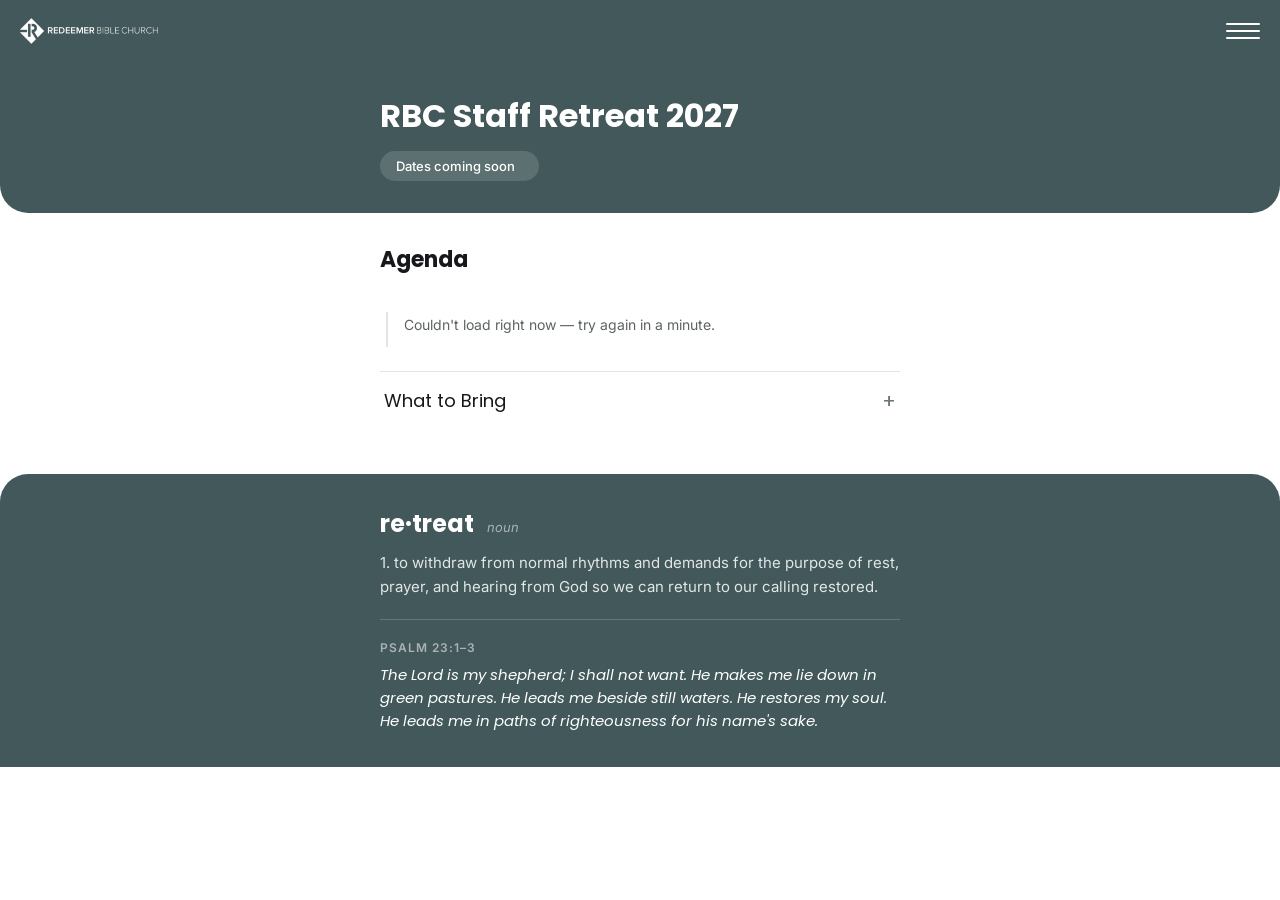
<file: index.html>
<!DOCTYPE html>
<html lang="en">
<head>
<meta charset="UTF-8">
<meta name="viewport" content="width=device-width, initial-scale=1, viewport-fit=cover">
<title>RBC Staff Retreat</title>
<meta name="theme-color" content="#3F4E4A">
<meta name="apple-mobile-web-app-capable" content="yes">
<meta name="apple-mobile-web-app-status-bar-style" content="black-translucent">
<link rel="preconnect" href="https://fonts.googleapis.com">
<link rel="preconnect" href="https://fonts.gstatic.com" crossorigin>
<link href="https://fonts.googleapis.com/css2?family=Poppins:wght@500;600;700&family=Inter:wght@400;500;600;700&display=swap" rel="stylesheet">
<link rel="stylesheet" href="style.css">
</head>
<body>

<header class="topbar">
  <img class="topbar__logo" src="logo.png" alt="Redeemer Bible Church">
  <button class="menu-btn" id="menuBtn" aria-label="Open menu" aria-expanded="false">
    <span></span><span></span><span></span>
  </button>
</header>

<nav class="navsheet" id="navSheet" aria-hidden="true">
  <ul>
    <li><a href="#home" data-view="home">Home</a></li>
    <li><a href="#worship" data-view="worship">Worship</a></li>
    <li><a href="#cup" data-view="cup">Redeemer Cup</a></li>
  </ul>
</nav>
<div class="scrim" id="scrim"></div>

<main id="app">

  <!-- HOME -->
  <section class="view" id="view-home">
    <div class="hero">
      <div class="hero__text">
        <h1 class="hero__title" id="retreatTitle">RBC Staff Retreat 2027</h1>
        <div class="hero__meta">
          <span id="retreatDates">Dates coming soon</span>
          <span class="hero__meta-dot" id="retreatMetaDot" hidden>•</span>
          <span id="retreatLocation"></span>
        </div>
      </div>
    </div>

    <h2 class="section-title">Agenda</h2>

    <div class="daytabs" id="dayTabs" role="tablist"></div>
    <div class="timeline" id="agendaList"></div>

    <div class="speakers" id="speakersList"></div>

    <button class="accordion-trigger" id="packingToggle" aria-expanded="false">
      <span>What to Bring</span>
      <span class="accordion-trigger__icon">+</span>
    </button>
    <div class="accordion-body" id="packingBody" hidden></div>

  </section>

  <!-- WORSHIP -->
  <section class="view" id="view-worship" hidden>
    <h2 class="section-title section-title--top">Worship</h2>
    <p class="section-hint">Tap a song to see the lyrics.</p>
    <div id="worshipList"></div>
  </section>

  <!-- REDEEMER CUP -->
  <section class="view" id="view-cup" hidden>
    <h2 class="section-title section-title--top">Redeemer Cup</h2>
    <p class="section-hint" id="cupStatus">Loading standings…</p>

    <div id="cupFormLink"></div>

    <div class="cup-board" id="overallBoard"></div>
    <p class="tiebreak-note" id="tiebreakNote" hidden></p>

    <h3 class="section-subtitle">Events</h3>
    <div id="eventsList"></div>

    <h3 class="section-subtitle">Roster</h3>
    <div id="rosterList"></div>

    <h3 class="section-subtitle">Past Winners</h3>
    <div id="historyList"></div>
  </section>

</main>

<footer class="site-footer">
  <div class="footer-inner">
    <p class="footer-word">re·treat <span class="footer-pos">noun</span></p>
    <p class="footer-def">1. to withdraw from normal rhythms and demands for the purpose of rest, prayer, and hearing from God so we can return to our calling restored.</p>

    <hr class="footer-divider">

    <p class="footer-verse-ref">Psalm 23:1–3</p>
    <p class="footer-verse-text">The Lord is my shepherd; I shall not want. He makes me lie down in green pastures. He leads me beside still waters. He restores my soul. He leads me in paths of righteousness for his name's sake.</p>
  </div>
</footer>

<script src="data.js"></script>
<script src="cup.js"></script>
<script src="app.js"></script>
</body>
</html>
</file>
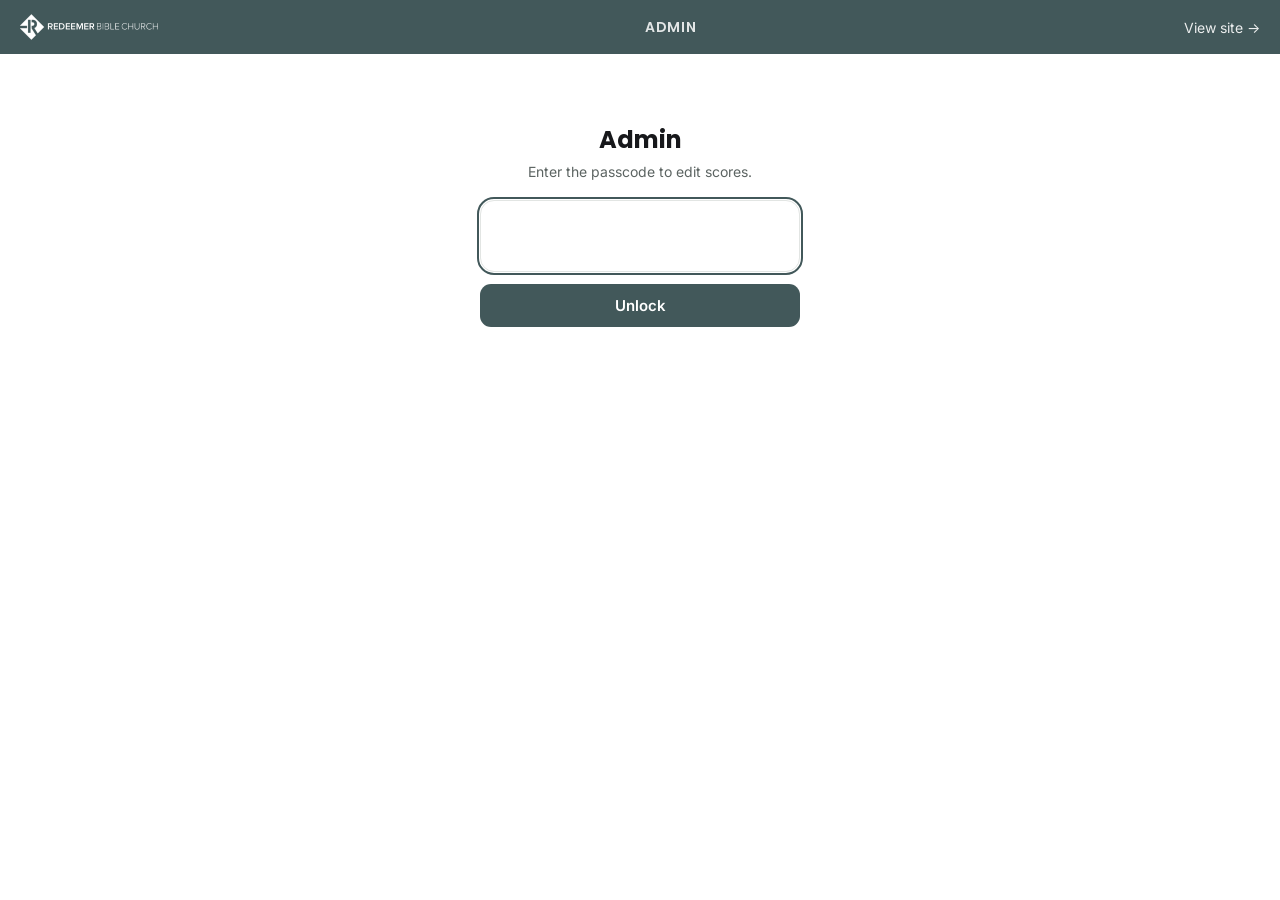
<file: admin/index.html>
<!DOCTYPE html>
<html lang="en">
<head>
<meta charset="UTF-8">
<meta name="viewport" content="width=device-width, initial-scale=1, viewport-fit=cover">
<meta name="robots" content="noindex, nofollow">
<title>RBC Retreat Admin</title>
<meta name="theme-color" content="#42585A">
<link rel="preconnect" href="https://fonts.googleapis.com">
<link rel="preconnect" href="https://fonts.gstatic.com" crossorigin>
<link href="https://fonts.googleapis.com/css2?family=Poppins:wght@500;600;700&family=Inter:wght@400;500;600;700&display=swap" rel="stylesheet">
<link rel="stylesheet" href="../style.css">
<style>
  main{ padding-top: 20px; padding-bottom: 40px; }
  .admin-tag{ color:#fff; font-family: var(--font-display); font-weight:600; font-size:14px; letter-spacing:.06em; text-transform:uppercase; opacity:.85; }
  .topbar a{ color:#fff; font-size:14px; text-decoration:none; opacity:.9; }

  .gate{ max-width: 320px; margin: 48px auto 0; text-align:center; }
  .gate h1{ font-size:24px; margin-bottom:6px; }
  .gate p{ color: var(--ink-soft); font-size:14px; margin: 0 0 20px; }
  .pin{ width:100%; font-size:28px; letter-spacing:.5em; text-align:center; padding:14px; border:1px solid var(--line); border-radius: var(--radius); font-family: var(--font-display); }
  .pin:focus, .field input:focus, .field textarea:focus, .ev-name:focus{ outline: 2px solid var(--teal); outline-offset: 1px; }
  .msg{ min-height: 20px; font-size:14px; margin-top:12px; color: var(--ink-soft); }
  .msg--err{ color:#B3261E; }

  .tabs{ display:flex; gap:6px; background:#F1F3F2; padding:4px; border-radius: 12px; margin-bottom: 18px; position: sticky; top: 60px; z-index: 10; }
  .tabs button{ flex:1; border:none; background:none; padding:10px 6px; border-radius: 9px; font: 600 14px var(--font-body); color: var(--ink-soft); cursor:pointer; }
  .tabs button.active{ background:#fff; color: var(--pine); box-shadow: 0 1px 3px rgba(0,0,0,.08); }

  .btn{ display:inline-flex; align-items:center; justify-content:center; gap:6px; border:none; border-radius: 11px; padding: 12px 16px; font: 600 15px var(--font-body); cursor:pointer; background: var(--teal); color:#fff; }
  .btn:disabled{ opacity:.5; cursor:default; }
  .btn--ghost{ background:none; color: var(--teal); border:1px solid var(--line); }
  .btn--danger{ background:none; color:#B3261E; border:1px solid #F0D4D1; }
  .btn--block{ width:100%; }
  .btn--sm{ padding: 8px 12px; font-size:13px; border-radius: 9px; }

  .card{ border:1px solid var(--line); border-radius: var(--radius); background:#fff; padding:16px; margin-bottom:14px; }
  .card__top{ display:flex; gap:8px; align-items:center; margin-bottom: 12px; }
  .ev-name{ flex:1; min-width:0; font: 600 16px var(--font-display); border:1px solid transparent; border-radius:9px; padding:8px 10px; background:#F7F8F8; }
  .icon-btn{ width:36px; height:36px; flex:none; border:1px solid var(--line); background:#fff; border-radius:9px; cursor:pointer; font-size:15px; color: var(--ink-soft); }
  .icon-btn:disabled{ opacity:.35; cursor:default; }

  .place-row{ display:flex; align-items:center; gap:10px; padding: 8px 0; border-top:1px solid var(--line); }
  .place-row:first-of-type{ border-top:none; }
  .place-row__team{ flex:1; min-width:0; font-weight:600; font-size:15px; overflow:hidden; text-overflow:ellipsis; white-space:nowrap; }
  .seg{ display:flex; gap:4px; flex:none; }
  .seg button{ width:34px; height:34px; border:1px solid var(--line); background:#fff; border-radius:8px; font: 600 14px var(--font-body); color: var(--ink-soft); cursor:pointer; }
  .seg button.on{ background: var(--teal); border-color: var(--teal); color:#fff; }
  .card__actions{ display:flex; gap:8px; margin-top: 12px; }
  .card__actions .btn{ flex:1; }
  .dirty-dot{ display:inline-block; width:8px; height:8px; border-radius:50%; background:#D99A2B; flex:none; }

  .field{ margin-bottom: 14px; }
  .field label{ display:block; font-size:13px; font-weight:600; margin-bottom:6px; }
  .field .hint{ font-size:12px; color: var(--ink-soft); margin-top:4px; }
  .field input, .field textarea{ width:100%; font: 15px var(--font-body); padding: 11px 12px; border:1px solid var(--line); border-radius: 10px; background:#fff; color: var(--pine); }
  .field textarea{ min-height: 120px; resize: vertical; line-height:1.5; }
  .group-title{ font: 600 13px var(--font-body); text-transform:uppercase; letter-spacing:.06em; color: var(--ink-soft); margin: 22px 0 10px; }

  .toast{ position: fixed; left:50%; bottom: 24px; transform: translateX(-50%) translateY(20px); background: var(--pine); color:#fff; padding: 11px 18px; border-radius: 999px; font-size:14px; font-weight:600; opacity:0; transition: all .2s ease; pointer-events:none; z-index: 50; max-width: calc(100% - 32px); text-align:center; }
  .toast.show{ opacity:1; transform: translateX(-50%) translateY(0); }
  .toast.err{ background:#B3261E; }
  .footer-links{ text-align:center; margin-top: 28px; font-size:14px; }
  .footer-links button{ background:none; border:none; color: var(--ink-soft); text-decoration: underline; cursor:pointer; font: inherit; }
  .empty-note{ color: var(--ink-soft); font-size:14px; }
</style>
</head>
<body>

<header class="topbar">
  <img class="topbar__logo" src="../logo.png" alt="Redeemer Bible Church">
  <span class="admin-tag">Admin</span>
  <a href="../">View site →</a>
</header>

<main>
  <!-- PASSCODE GATE -->
  <section class="gate" id="gate">
    <h1>Admin</h1>
    <p>Enter the passcode to edit scores.</p>
    <form id="gateForm" autocomplete="off">
      <input class="pin" id="pin" type="password" inputmode="numeric" pattern="[0-9]*" maxlength="12" autocomplete="off" aria-label="Passcode">
      <button class="btn btn--block" style="margin-top:12px" id="gateBtn">Unlock</button>
    </form>
    <div class="msg" id="gateMsg"></div>
  </section>

  <!-- ADMIN -->
  <section id="admin" hidden>
    <div class="tabs" role="tablist">
      <button class="active" data-tab="scores">Scores</button>
      <button data-tab="teams">Teams</button>
      <button data-tab="settings">Settings</button>
    </div>

    <!-- SCORES -->
    <div id="tab-scores">
      <h2 class="section-subtitle" style="margin-top:0">Standings</h2>
      <div class="cup-board" id="standings"></div>
      <p class="tiebreak-note" id="tiebreak" hidden></p>

      <h2 class="section-subtitle">Events</h2>
      <p class="section-hint">Tap a place for each team, then Save. Tap a place again to clear it.</p>
      <div id="events"></div>
      <button class="btn btn--ghost btn--block" id="addEvent">+ Add event</button>
    </div>

    <!-- TEAMS -->
    <div id="tab-teams" hidden>
      <p class="section-hint" style="margin-top:0">One member per line. Renaming a team keeps its scores.</p>
      <div id="teams"></div>
      <button class="btn btn--ghost btn--block" id="addTeam">+ Add team</button>
      <button class="btn btn--block" id="saveTeams" style="margin-top:12px">Save teams</button>
    </div>

    <!-- SETTINGS -->
    <div id="tab-settings" hidden>
      <form id="settingsForm">
        <div class="group-title" style="margin-top:0">Retreat</div>
        <div class="field"><label for="s-year">Year</label><input id="s-year" name="year" inputmode="numeric"></div>
        <div class="field"><label for="s-dates">Dates</label><input id="s-dates" name="dates" placeholder="September 9–11, 2027"></div>
        <div class="field"><label for="s-location">Location</label><input id="s-location" name="location" placeholder="Country Lake Christian Retreat"></div>

        <div class="group-title">Redeemer Cup</div>
        <div class="field">
          <label for="s-points">Points by place</label>
          <input id="s-points" name="pointsByPlace" placeholder="5,3,2,1,0">
          <div class="hint">1st, 2nd, 3rd… separated by commas.</div>
        </div>
        <div class="field">
          <label for="s-reveal">Reveal team rosters at</label>
          <input id="s-reveal" name="teamsRevealAt" type="datetime-local">
          <div class="hint">Team names show right away; members stay hidden until this time. Leave blank to show now.</div>
        </div>

        <div class="group-title">Form link (optional)</div>
        <div class="field"><label for="s-flabel">Button text</label><input id="s-flabel" name="formLabel" placeholder="Final Event – Submit your guesses"></div>
        <div class="field"><label for="s-furl">Form URL</label><input id="s-furl" name="formUrl" type="url" placeholder="https://forms.gle/…"></div>
        <div class="field">
          <label for="s-fopens">Opens at</label>
          <input id="s-fopens" name="formOpensAt" type="datetime-local">
          <div class="hint">Shows locked until then. Blank button text or URL hides it.</div>
        </div>

        <button class="btn btn--block" id="saveSettings">Save settings</button>
      </form>
      <p class="section-hint" style="margin-top:18px">The agenda and past winners are edited right in the Google Sheet (Agenda and History tabs).</p>
    </div>

    <div class="footer-links"><button id="lockBtn">Lock this device</button></div>
  </section>
</main>

<div class="toast" id="toast"></div>

<script src="../data.js"></script>
<script src="../cup.js"></script>
<script>
const PASS_KEY = 'rbcAdminPass';
let passcode = '';
let state = null;          // last data from the server
let drafts = [];           // [{ name, original, placements:{team:place}, dirty }]
let teamDrafts = [];       // [{ team, originalTeam, members:'' }]

const $ = id => document.getElementById(id);

/* ---------- API ---------- */
async function api(action, extra){
  if (!apiConfigured()) throw new Error('API_URL is not set in data.js yet.');
  const res = await fetch(API_URL, {
    method: 'POST',
    body: JSON.stringify(Object.assign({ action, passcode }, extra || {}))
  });
  const data = await res.json();
  if (!data.ok){
    const err = new Error(data.error || 'Something went wrong.');
    err.badPasscode = !!data.badPasscode;
    err.locked = !!data.locked;
    throw err;
  }
  return data;
}

function toast(text, isErr){
  const t = $('toast');
  t.textContent = text;
  t.classList.toggle('err', !!isErr);
  t.classList.add('show');
  clearTimeout(toast._t);
  toast._t = setTimeout(() => t.classList.remove('show'), isErr ? 4000 : 2000);
}

function handleErr(err){
  if (err.badPasscode || err.locked){ lock(err.message); return; }
  toast(err.message || 'Save failed — try again.', true);
}

/* ---------- Gate ---------- */
async function unlock(code, quiet){
  passcode = code;
  $('gateBtn').disabled = true;
  $('gateMsg').className = 'msg';
  $('gateMsg').textContent = quiet ? 'Loading…' : 'Checking…';
  try {
    const data = await api('verify');
    try { localStorage.setItem(PASS_KEY, code); } catch (e) {}
    $('gate').hidden = true;
    $('admin').hidden = false;
    load(data);
  } catch (err){
    passcode = '';
    try { localStorage.removeItem(PASS_KEY); } catch (e) {}
    $('gateMsg').className = 'msg msg--err';
    $('gateMsg').textContent = err.message;
    $('pin').value = '';
    $('pin').focus();
  } finally {
    $('gateBtn').disabled = false;
  }
}

function lock(message){
  passcode = '';
  try { localStorage.removeItem(PASS_KEY); } catch (e) {}
  $('admin').hidden = true;
  $('gate').hidden = false;
  $('gateMsg').className = message ? 'msg msg--err' : 'msg';
  $('gateMsg').textContent = message || '';
  $('pin').value = '';
}

$('gateForm').addEventListener('submit', e => {
  e.preventDefault();
  const code = $('pin').value.trim();
  if (code) unlock(code);
});
$('lockBtn').addEventListener('click', () => lock(''));

/* ---------- Tabs ---------- */
document.querySelectorAll('.tabs button').forEach(btn => {
  btn.addEventListener('click', () => {
    document.querySelectorAll('.tabs button').forEach(b => b.classList.toggle('active', b === btn));
    ['scores', 'teams', 'settings'].forEach(t => { $('tab-' + t).hidden = t !== btn.dataset.tab; });
  });
});

/* ---------- Load server state into drafts ---------- */
function load(data, { keepDirtyEvents } = {}){
  state = data;
  const oldDirty = keepDirtyEvents ? drafts.filter(d => d.dirty) : [];
  drafts = eventsFrom(data.results || []).map(ev => {
    const placements = {};
    ev.rows.forEach(r => { placements[r.team] = r.placement === '' ? '' : Number(r.placement); });
    return { name: ev.name, original: ev.name, placements, dirty: false };
  });
  oldDirty.forEach(d => {
    const i = drafts.findIndex(x => x.original === d.original);
    if (i >= 0) drafts[i] = d; else if (!d.original) drafts.push(d);
  });
  teamDrafts = (data.teams || []).map(t => ({ team: t.team, originalTeam: t.team, members: t.members.join('\n') }));
  renderStandings();
  renderEvents();
  renderTeams();
  fillSettings(data.settings || {});
}

/* ---------- Scores ---------- */
function renderStandings(){
  const table = pointsTable(state.settings);
  const results = state.results || [];
  const anyScored = results.some(r => r.placement !== '');
  if (!anyScored){
    $('standings').innerHTML = '<div class="cup-row"><span class="empty-note">No scores yet.</span></div>';
    $('tiebreak').hidden = true;
    return;
  }
  const ranked = computeStandings(state.teams || [], results, table);
  $('standings').innerHTML = ranked.map((r, i) => `
    <div class="cup-row cup-row--${i + 1}">
      <div class="cup-rank">${i + 1}</div>
      <span class="cup-team">${esc(r.team)}</span>
      <div class="cup-points">${r.pts} pts</div>
    </div>`).join('');
  const note = tiebreakText(ranked);
  $('tiebreak').textContent = note;
  $('tiebreak').hidden = !note;
}

function renderEvents(){
  const teams = (state.teams || []).map(t => t.team);
  const box = $('events');
  if (!teams.length){
    box.innerHTML = '<div class="card"><p class="empty-note" style="margin:0">Add teams first (Teams tab), then come back to score events.</p></div>';
    $('addEvent').hidden = true;
    return;
  }
  $('addEvent').hidden = false;
  const places = Array.from({ length: teams.length }, (_, i) => i + 1);

  box.innerHTML = drafts.length ? drafts.map((d, i) => `
    <div class="card" data-i="${i}">
      <div class="card__top">
        ${d.dirty ? '<span class="dirty-dot" title="Unsaved changes"></span>' : ''}
        <input class="ev-name" value="${esc(d.name)}" placeholder="Event name" data-act="name" aria-label="Event name">
        <button class="icon-btn" data-act="up" ${i === 0 || !d.original ? 'disabled' : ''} aria-label="Move up">↑</button>
        <button class="icon-btn" data-act="down" ${i >= drafts.length - 1 || !d.original || !drafts[i + 1].original ? 'disabled' : ''} aria-label="Move down">↓</button>
      </div>
      ${teams.map(team => `
        <div class="place-row">
          <span class="place-row__team">${esc(team)}</span>
          <div class="seg">
            ${places.map(p => `<button data-act="place" data-team="${esc(team)}" data-p="${p}" class="${d.placements[team] === p ? 'on' : ''}">${p}</button>`).join('')}
          </div>
        </div>`).join('')}
      <div class="card__actions">
        <button class="btn btn--danger btn--sm" data-act="delete">${d.original ? 'Delete' : 'Discard'}</button>
        <button class="btn btn--sm" data-act="save" ${d.dirty ? '' : 'disabled'}>Save</button>
      </div>
    </div>`).join('')
    : '<p class="empty-note">No events yet — add the first one.</p>';
}

$('events').addEventListener('input', e => {
  if (e.target.dataset.act !== 'name') return;
  const card = e.target.closest('.card');
  const d = drafts[Number(card.dataset.i)];
  d.name = e.target.value;
  if (!d.dirty){
    d.dirty = true;
    card.querySelector('[data-act="save"]').disabled = false;
    card.querySelector('.card__top').insertAdjacentHTML('afterbegin', '<span class="dirty-dot"></span>');
  }
});

$('events').addEventListener('click', async e => {
  const btn = e.target.closest('button[data-act]');
  if (!btn) return;
  const card = btn.closest('.card');
  const i = Number(card.dataset.i);
  const d = drafts[i];
  const act = btn.dataset.act;

  if (act === 'place'){
    const p = Number(btn.dataset.p);
    d.placements[btn.dataset.team] = d.placements[btn.dataset.team] === p ? '' : p;
    d.dirty = true;
    renderEvents();
    return;
  }

  if (act === 'save'){
    if (!d.name.trim()){ toast('Give the event a name first.', true); return; }
    btn.disabled = true; btn.textContent = 'Saving…';
    try {
      const data = await api('saveEvent', { event: d.name, originalEvent: d.original, placements: d.placements });
      d.dirty = false;
      load(data, { keepDirtyEvents: true });
      toast('Saved — live on the site');
    } catch (err){ handleErr(err); renderEvents(); }
    return;
  }

  if (act === 'delete'){
    if (!d.original){ drafts.splice(i, 1); renderEvents(); return; }
    if (!confirm(`Delete "${d.original}" and its scores?`)) return;
    btn.disabled = true;
    try {
      load(await api('deleteEvent', { event: d.original }), { keepDirtyEvents: true });
      toast('Event deleted');
    } catch (err){ handleErr(err); renderEvents(); }
    return;
  }

  if (act === 'up' || act === 'down'){
    btn.disabled = true;
    try {
      load(await api('moveEvent', { event: d.original, direction: act }), { keepDirtyEvents: true });
    } catch (err){ handleErr(err); renderEvents(); }
  }
});

$('addEvent').addEventListener('click', () => {
  drafts.push({ name: '', original: '', placements: {}, dirty: true });
  renderEvents();
  const inputs = $('events').querySelectorAll('.ev-name');
  inputs[inputs.length - 1].focus();
});

/* ---------- Teams ---------- */
function renderTeams(){
  $('teams').innerHTML = teamDrafts.length ? teamDrafts.map((t, i) => `
    <div class="card" data-i="${i}">
      <div class="card__top">
        <input class="ev-name" value="${esc(t.team)}" placeholder="Team name" data-f="team" aria-label="Team name">
        <button class="icon-btn" data-act="remove" aria-label="Remove team">✕</button>
      </div>
      <div class="field" style="margin:0">
        <textarea data-f="members" placeholder="One name per line" aria-label="Members">${esc(t.members)}</textarea>
      </div>
    </div>`).join('')
    : '<p class="empty-note">No teams yet.</p>';
}

$('teams').addEventListener('input', e => {
  const f = e.target.dataset.f;
  if (!f) return;
  teamDrafts[Number(e.target.closest('.card').dataset.i)][f] = e.target.value;
});

$('teams').addEventListener('click', e => {
  const btn = e.target.closest('button[data-act="remove"]');
  if (!btn) return;
  const i = Number(btn.closest('.card').dataset.i);
  const t = teamDrafts[i];
  if (t.originalTeam && !confirm(`Remove ${t.originalTeam}? Its scores will be removed too once you save.`)) return;
  teamDrafts.splice(i, 1);
  renderTeams();
});

$('addTeam').addEventListener('click', () => {
  teamDrafts.push({ team: '', originalTeam: '', members: '' });
  renderTeams();
  const inputs = $('teams').querySelectorAll('.ev-name');
  inputs[inputs.length - 1].focus();
});

$('saveTeams').addEventListener('click', async () => {
  const btn = $('saveTeams');
  btn.disabled = true; btn.textContent = 'Saving…';
  try {
    const teams = teamDrafts
      .filter(t => t.team.trim())
      .map(t => ({ team: t.team.trim(), originalTeam: t.originalTeam, members: t.members.split('\n').map(s => s.trim()).filter(Boolean) }));
    load(await api('saveTeams', { teams }));
    toast('Teams saved');
  } catch (err){ handleErr(err); }
  finally { btn.disabled = false; btn.textContent = 'Save teams'; }
});

/* ---------- Settings ---------- */
const DATE_FIELDS = ['teamsRevealAt', 'formOpensAt'];

function isoToLocalInput(iso){
  if (!iso) return '';
  const d = new Date(iso);
  if (Number.isNaN(d.getTime())) return '';
  const pad = n => String(n).padStart(2, '0');
  return `${d.getFullYear()}-${pad(d.getMonth() + 1)}-${pad(d.getDate())}T${pad(d.getHours())}:${pad(d.getMinutes())}`;
}

function fillSettings(s){
  const form = $('settingsForm');
  Array.from(form.elements).forEach(el => {
    if (!el.name) return;
    el.value = DATE_FIELDS.includes(el.name) ? isoToLocalInput(s[el.name]) : (s[el.name] || '');
  });
}

$('settingsForm').addEventListener('submit', async e => {
  e.preventDefault();
  const settings = {};
  Array.from(e.target.elements).forEach(el => {
    if (!el.name) return;
    settings[el.name] = DATE_FIELDS.includes(el.name) && el.value ? new Date(el.value).toISOString() : el.value.trim();
  });
  const btn = $('saveSettings');
  btn.disabled = true; btn.textContent = 'Saving…';
  try {
    load(await api('saveSettings', { settings }), { keepDirtyEvents: true });
    toast('Settings saved');
  } catch (err){ handleErr(err); }
  finally { btn.disabled = false; btn.textContent = 'Save settings'; }
});

/* ---------- Start ---------- */
window.addEventListener('beforeunload', e => {
  if (drafts.some(d => d.dirty && (d.name.trim() || Object.values(d.placements).some(v => v !== '')))) e.preventDefault();
});

let saved = '';
try { saved = localStorage.getItem(PASS_KEY) || ''; } catch (e) {}
if (saved) unlock(saved, true); else $('pin').focus();
</script>
</body>
</html>
</file>
<file: style.css>
/* ============================================================
   REDEEMER STAFF RETREAT — theme tokens
   Swap these to match Redeemer Bible Church's real brand kit.
   Everything below reads from these variables, so changing the
   values here re-themes the whole app.
   ============================================================ */
:root{
  /* --- Color ---
     Matched from an actual screenshot of redeemerbible.church: a dark
     slate-teal (their footer/nav color) paired with black and white —
     no serif, no warm accent. Swap these if staff hands you exact hex. */
  --pine:   #17181B;   /* near-black — body text on light backgrounds (matches their logo) */
  --teal:   #42585A;   /* dark slate-teal — sampled directly from the real logo file */
  --paper:  #FFFFFF;   /* clean white — page background */
  --moss:   #6B7573;   /* teal-tinted gray — secondary text, dividers */
  --gold:   #5E7873;   /* lighter teal — the one accent, used sparingly (highlights, 1st place) */
  --card:   #FFFFFF;   /* card surfaces */
  --line:   #E2E5E3;   /* hairline borders */
  --ink-soft: #5C6462; /* secondary text on paper */

  /* --- Type ---
     Their wordmark is a bold, geometric all-caps sans (no serif anywhere
     on the site) — Poppins is the closest clean match for that display
     role; Inter stays for body copy since it reads better at length. */
  --font-display: "Poppins", -apple-system, BlinkMacSystemFont, sans-serif;
  --font-body: "Inter", -apple-system, BlinkMacSystemFont, sans-serif;

  --radius: 14px;
}

*{ box-sizing: border-box; }
html,body{ margin:0; padding:0; }
body{
  background: var(--paper);
  color: var(--pine);
  font-family: var(--font-body);
  -webkit-font-smoothing: antialiased;
  padding-bottom: 48px;
}
h1,h2,h3{ font-family: var(--font-display); margin: 0; }
a{ color: inherit; }

/* ---------- Top bar & hamburger ---------- */
.topbar{
  position: sticky; top:0; z-index: 20;
  display:flex; align-items:center; justify-content:space-between;
  padding: 14px 20px;
  background: var(--teal);
}
.topbar__logo{
  height: 26px; width:auto; display:block;
}
.menu-btn{
  width:34px; height:34px;
  border:none; background:transparent;
  display:flex; flex-direction:column; justify-content:center; gap:5px;
  cursor:pointer; padding:0;
}
.menu-btn span{
  display:block; height:2px; width:100%;
  background: #fff; border-radius: 2px;
  transition: transform .2s ease, opacity .2s ease;
}
.menu-btn[aria-expanded="true"] span:nth-child(1){ transform: translateY(7px) rotate(45deg); }
.menu-btn[aria-expanded="true"] span:nth-child(2){ opacity:0; }
.menu-btn[aria-expanded="true"] span:nth-child(3){ transform: translateY(-7px) rotate(-45deg); }

.navsheet{
  position: fixed; top:0; right:-260px; height:100%; width:240px;
  background: var(--teal); color:#fff; z-index: 30;
  padding: 90px 28px 28px;
  transition: right .28s ease;
}
.navsheet.open{ right:0; }
.navsheet ul{ list-style:none; margin:0; padding:0; display:flex; flex-direction:column; gap:26px; }
.navsheet a{
  font-family: var(--font-display); font-size:22px; text-decoration:none; color:#fff;
}
.navsheet a.active{ color: var(--gold); }
.scrim{
  position:fixed; inset:0; background: rgba(20,26,20,.35);
  opacity:0; pointer-events:none; transition:opacity .25s ease; z-index:25;
}
.scrim.open{ opacity:1; pointer-events:auto; }

/* ---------- Layout ---------- */
main{ max-width: 560px; margin: 0 auto; padding: 0 20px; }
[hidden]{ display:none !important; }

/* ---------- Hero ---------- */
body{ overflow-x: hidden; }
.hero{
  position:relative;
  left: 50%;
  width: 100vw;
  transform: translateX(-50%);
  background: var(--teal);
  padding: 36px 20px 32px;
  border-radius: 0 0 28px 28px;
}
.hero__text{ max-width:520px; margin:0 auto; }
.hero__title{
  font-size: 32px; line-height:1.15; font-weight:700; color:#fff;
}
.hero__meta{
  display:inline-flex; align-items:center; gap:8px; flex-wrap:wrap;
  margin-top: 16px; padding: 7px 16px; border-radius:999px;
  background: rgba(255,255,255,0.14); color:#fff; font-size:13px; font-weight:500;
}
.hero__meta-dot{ opacity:0.55; }

/* ---------- Section titles ---------- */
.section-title{
  font-size: 22px; margin: 30px 0 14px; color: var(--pine);
}
.section-title--top{ margin-top: 22px; }
.section-subtitle{
  font-family: var(--font-display); font-size:18px; margin: 30px 0 12px; color: var(--pine);
}
.section-hint{ margin: -6px 0 18px; font-size:14px; color: var(--ink-soft); }

/* ---------- Day tabs ---------- */
.daytabs{ display:flex; gap:8px; margin-bottom: 16px; }
.daytabs button{
  flex:1; padding:9px 0; border-radius: 999px; border:1px solid var(--line);
  background: var(--card); color: var(--ink-soft); font-family: var(--font-body);
  font-weight:600; font-size:14px; cursor:pointer;
}
.daytabs button.active{ background: var(--pine); color:#fff; border-color: var(--pine); }

/* ---------- Timeline (agenda) ---------- */
.timeline{ position:relative; padding-left: 22px; margin-bottom: 8px; }
.timeline::before{
  content:""; position:absolute; left:6px; top:6px; bottom:6px; width:2px;
  background: var(--line);
}
.timeline__item{ position:relative; padding-bottom: 20px; }
.timeline__item::before{
  content:""; position:absolute; left:-22px; top:4px; width:10px; height:10px;
  border-radius:50%; background: var(--gold); border:2px solid var(--paper);
}
.timeline__time{ font-size:13px; font-weight:600; color: var(--moss); }
.timeline__title{ font-size:16px; font-weight:600; margin-top:2px; }
.timeline__note{ font-size:14px; color: var(--ink-soft); margin-top:2px; }

/* ---------- Speakers ---------- */
.speakers{ margin: 4px 0 18px; }
.speakers__line{ font-size:15px; margin: 4px 0; color: var(--pine); }
.speakers__role{ font-weight:600; color: var(--moss); margin-right: 6px; }

/* ---------- Accordion (shared: packing + worship) ---------- */
.accordion-trigger{
  width:100%; display:flex; justify-content:space-between; align-items:center;
  padding: 14px 4px; margin-top: 10px;
  background:none; border:none; border-top: 1px solid var(--line);
  font-family: var(--font-display); font-size:18px; color: var(--pine);
  cursor:pointer; text-align:left;
}
.accordion-trigger__icon{ font-size:20px; color: var(--moss); transition: transform .2s ease; }
.accordion-trigger[aria-expanded="true"] .accordion-trigger__icon{ transform: rotate(45deg); }
.accordion-body{ padding: 4px 4px 20px; }
.accordion-body h4{
  font-family: var(--font-body); font-size:13px; text-transform: none;
  color: var(--moss); font-weight:600; margin: 14px 0 6px;
}
.accordion-body ul{ margin:0; padding-left: 18px; }
.accordion-body li{ margin-bottom:6px; font-size:15px; }
.weather-note{
  margin-top:14px; padding:12px 14px; border-radius:10px;
  background: rgba(181,137,43,0.12); font-size:14px; color: var(--pine);
}

/* ---------- Worship ---------- */
.song{ border-top: 1px solid var(--line); }
.song:last-child{ border-bottom: 1px solid var(--line); }
.song__head{
  width:100%; display:flex; justify-content:space-between; align-items:center;
  padding: 16px 4px; background:none; border:none; text-align:left; cursor:pointer;
}
.song__title{ font-family: var(--font-display); font-size:18px; color: var(--pine); }
.song__icon{ font-size:20px; color: var(--moss); transition: transform .2s ease; }
.song__head[aria-expanded="true"] .song__icon{ transform: rotate(45deg); }
.song__lyrics{ padding: 0 4px 20px; font-size:16px; line-height:1.7; white-space: pre-line; color: var(--pine); }
.roster-grid{
  grid-template-columns: 1fr 1fr; gap: 8px 12px;
  font-size:15px; color: var(--pine);
}
.event-card__body.roster-grid.open{ display:grid; }

/* ---------- Redeemer Cup ---------- */
.form-link{
  display:block; text-align:center; padding: 13px 16px; margin-bottom: 16px;
  border-radius: var(--radius); font-size:15px; font-weight:600;
  text-decoration:none;
}
.form-link--open{
  background: var(--teal); color:#fff; cursor:pointer;
}
.form-link--locked{
  background: var(--card); border: 1px dashed var(--line);
  color: var(--ink-soft); font-weight:500;
}
.cup-board{
  border: 1px solid var(--line); border-radius: var(--radius); overflow:hidden; background: var(--card);
}
.tiebreak-note{
  font-size:13px; line-height:1.5; color: var(--ink-soft);
  margin: 10px 2px 0; font-style: italic;
}
.cup-row{
  display:flex; align-items:center; gap:12px; padding: 13px 16px;
  border-bottom: 1px solid var(--line);
}
.cup-row:last-child{ border-bottom:none; }
.cup-rank{
  font-family: var(--font-display); font-size:18px; font-weight:600;
  width: 24px; color: var(--ink-soft);
}
.cup-row--1 .cup-rank{ color: var(--gold); }
.cup-team{ flex:1; font-weight:600; font-size:16px; }
.cup-points{ font-size:15px; color: var(--moss); font-weight:600; }

.event-card{
  border: 1px solid var(--line); border-radius: var(--radius); background: var(--card);
  margin-bottom: 14px; overflow:hidden;
}
.event-card__head{
  width:100%; display:flex; justify-content:space-between; align-items:center;
  padding: 14px 16px; background:none; border:none; cursor:pointer; text-align:left;
}
.event-card__title{ font-family: var(--font-display); font-size:17px; color: var(--pine); }
.event-card__icon{ font-size:18px; color: var(--moss); transition: transform .2s ease; }
.event-card__head[aria-expanded="true"] .event-card__icon{ transform: rotate(45deg); }
.event-card__body{ padding: 0 16px 14px; display:none; }
.event-card__body.open{ display:block; }
.event-row{
  display:flex; align-items:center; gap:10px;
  padding:6px 0; font-size:15px; border-top:1px solid var(--line);
}
.event-row:first-child{ border-top:none; }
.event-row__team{ flex:1; }
.event-row__place{ width:38px; color: var(--ink-soft); }
.event-row__pts{ width:52px; text-align:right; color: var(--moss); font-weight:600; }

.empty-note{ font-size:14px; color: var(--ink-soft); padding: 10px 2px 20px; }

/* ---------- Past Winners (history) ---------- */
.history-card{
  border: 1px solid var(--line); border-radius: var(--radius); background: var(--card);
  margin-bottom: 16px; overflow:hidden;
}
.history-card__year{
  font-family: var(--font-display); font-size:16px; font-weight:600; color:#fff;
  background: var(--teal); padding: 10px 16px;
}
.history-card__img{
  display:block; width:100%; height:auto; background: var(--line);
}
.history-card__caption{
  padding: 10px 16px; font-size:14px; color: var(--ink-soft);
}

/* ---------- Footer ---------- */
.site-footer{
  position:relative;
  left: 50%;
  width: 100vw;
  transform: translateX(-50%);
  background: var(--teal);
  margin-top: 44px;
  padding: 32px 20px 34px;
  border-radius: 28px 28px 0 0;
}
.footer-inner{ max-width:520px; margin:0 auto; }
.footer-word{
  font-family: var(--font-display); font-size:24px; font-weight:700;
  color:#fff; margin:0;
}
.footer-pos{
  font-family: var(--font-body); font-style: italic; font-weight:400;
  font-size:13px; color: rgba(255,255,255,0.55); margin-left:8px;
}
.footer-def{
  font-size:15px; line-height:1.6; color: rgba(255,255,255,0.85); margin:10px 0 0;
}
.footer-divider{
  border:none; border-top:1px solid rgba(255,255,255,0.18); margin:20px 0;
}
.footer-verse-ref{
  font-size:12px; letter-spacing:0.08em; text-transform:uppercase; font-weight:600;
  color: rgba(255,255,255,0.55); margin:0 0 8px;
}
.footer-verse-text{
  font-family: var(--font-display); font-style:italic; font-size:15px; line-height:1.55;
  color:#fff; margin:0;
}
.footer-copyright{
  font-size:11px; color: rgba(255,255,255,0.4); margin: 14px 0 0;
}

/* ---------- Reduced motion ---------- */
@media (prefers-reduced-motion: reduce){
  *{ transition: none !important; }
}
</file>
